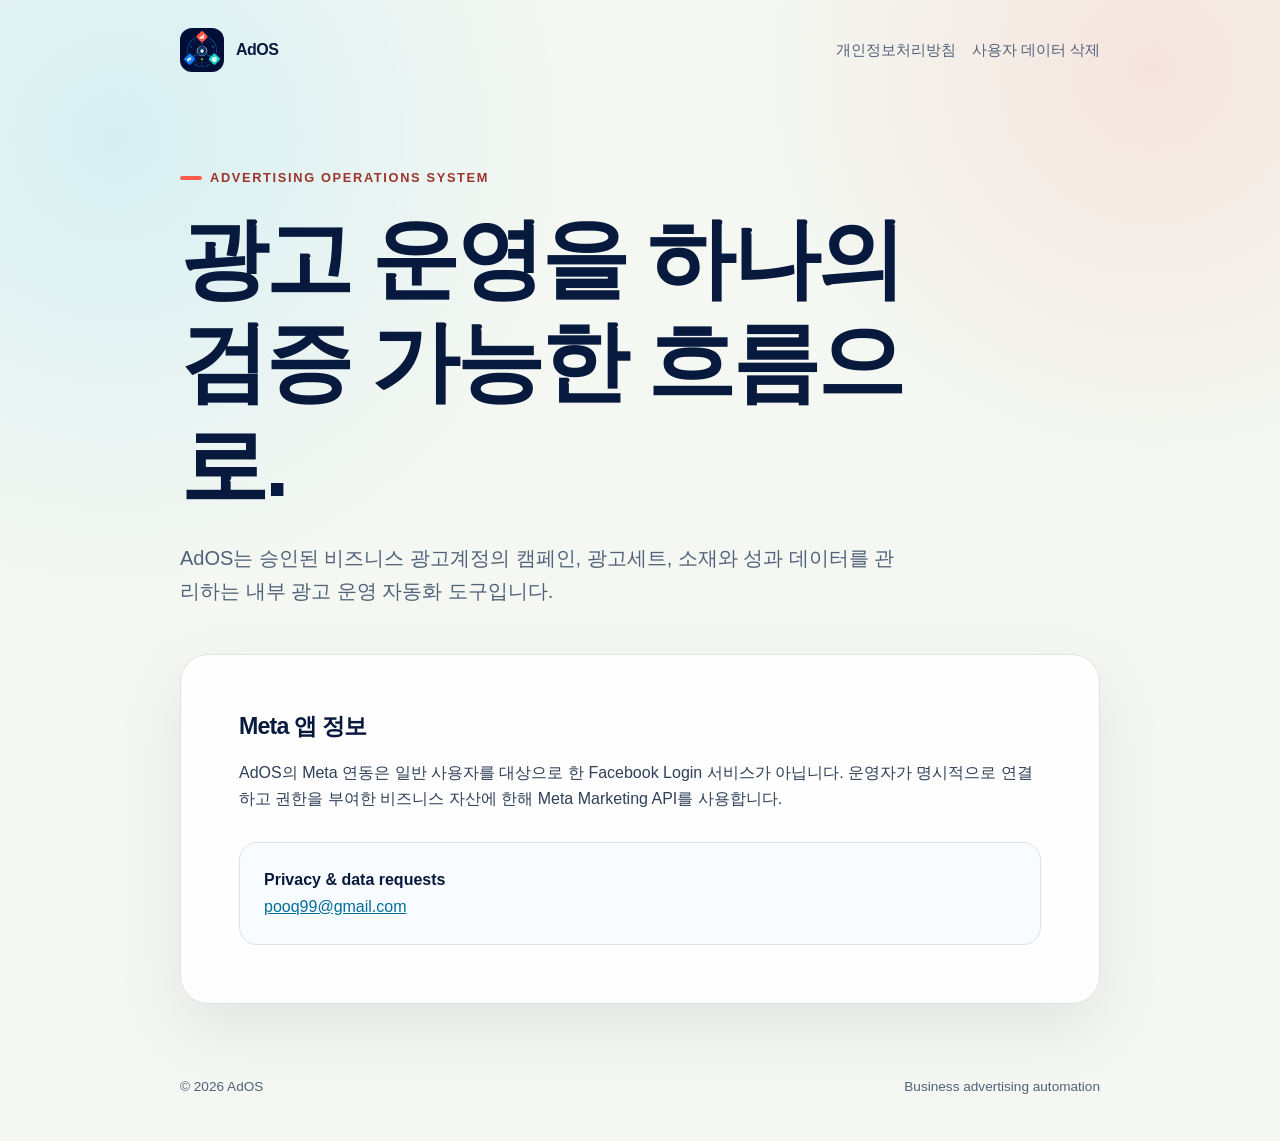
<file: meta-app/index.html>
<!doctype html>
<html lang="ko">
  <head>
    <meta charset="utf-8">
    <meta name="viewport" content="width=device-width, initial-scale=1">
    <meta name="description" content="AdOS Meta app compliance and privacy information.">
    <title>AdOS | Meta App Information</title>
    <link rel="icon" href="./assets/ados-app-icon-1024.png">
    <link rel="stylesheet" href="./styles.css">
  </head>
  <body>
    <header class="shell site-header">
      <a class="brand" href="./">
        <img src="./assets/ados-app-icon-1024.png" alt="">
        <span>AdOS</span>
      </a>
      <nav aria-label="정책">
        <a href="./privacy.html">개인정보처리방침</a>
        <a href="./data-deletion.html">사용자 데이터 삭제</a>
      </nav>
    </header>

    <main class="shell">
      <section class="hero">
        <p class="eyebrow">Advertising Operations System</p>
        <h1>광고 운영을 하나의 검증 가능한 흐름으로.</h1>
        <p class="lede">
          AdOS는 승인된 비즈니스 광고계정의 캠페인, 광고세트, 소재와 성과
          데이터를 관리하는 내부 광고 운영 자동화 도구입니다.
        </p>
      </section>

      <section class="document">
        <h2>Meta 앱 정보</h2>
        <p>
          AdOS의 Meta 연동은 일반 사용자를 대상으로 한 Facebook Login 서비스가
          아닙니다. 운영자가 명시적으로 연결하고 권한을 부여한 비즈니스 자산에
          한해 Meta Marketing API를 사용합니다.
        </p>
        <div class="contact-card">
          <strong>Privacy &amp; data requests</strong><br>
          <a href="mailto:pooq99@gmail.com">pooq99@gmail.com</a>
        </div>
      </section>
    </main>

    <footer class="shell">
      <span>© 2026 AdOS</span>
      <span>Business advertising automation</span>
    </footer>
  </body>
</html>
</file>
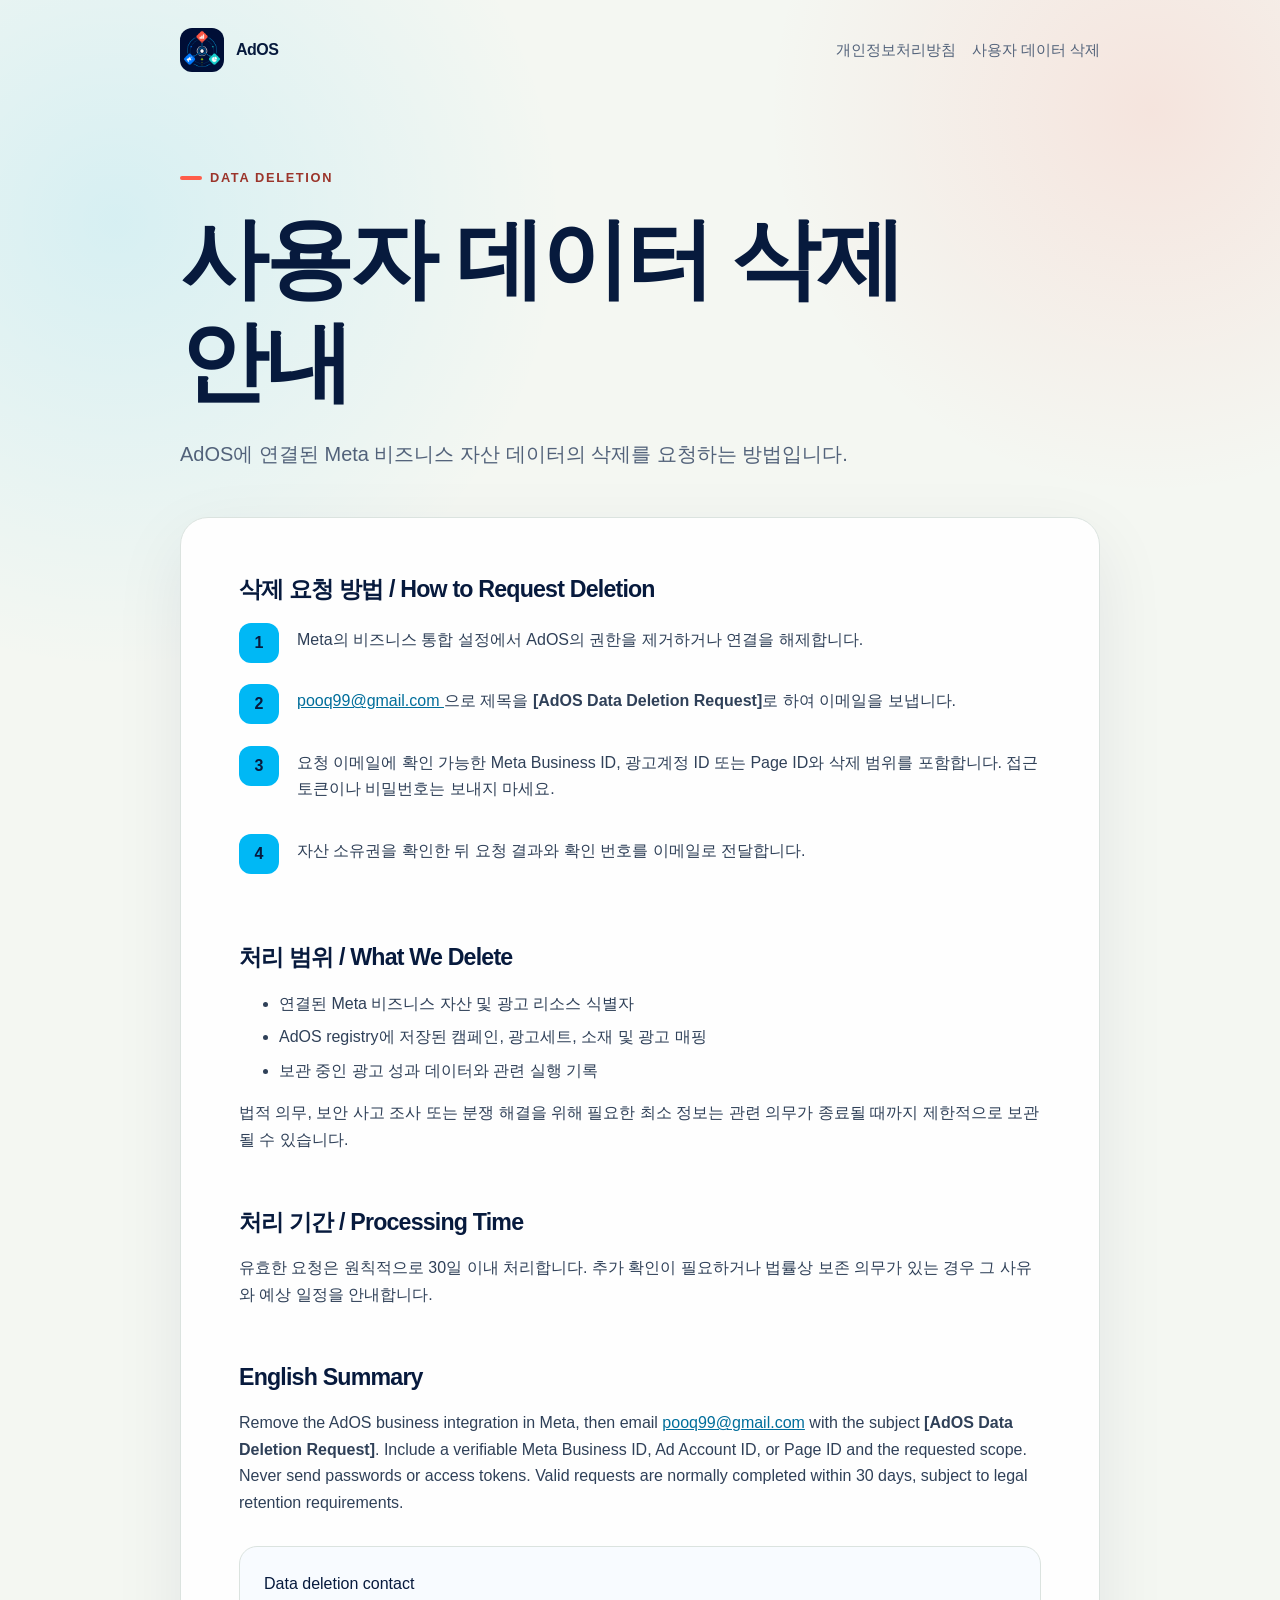
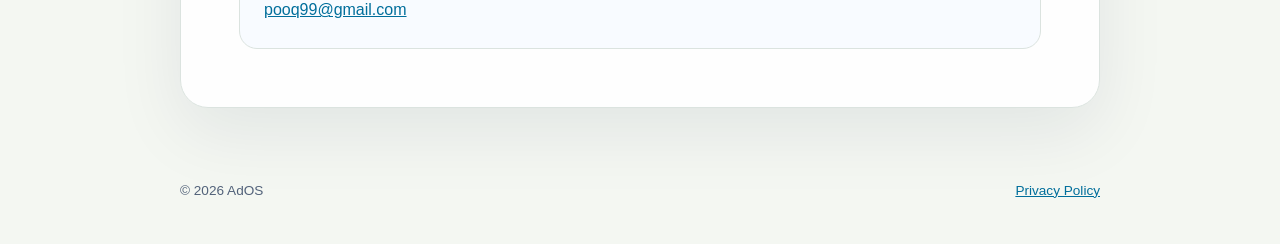
<file: meta-app/data-deletion.html>
<!doctype html>
<html lang="ko">
  <head>
    <meta charset="utf-8">
    <meta name="viewport" content="width=device-width, initial-scale=1">
    <meta name="description" content="AdOS 사용자 데이터 삭제 요청 안내.">
    <title>사용자 데이터 삭제 | AdOS</title>
    <link rel="icon" href="./assets/ados-app-icon-1024.png">
    <link rel="stylesheet" href="./styles.css">
  </head>
  <body>
    <header class="shell site-header">
      <a class="brand" href="./">
        <img src="./assets/ados-app-icon-1024.png" alt="">
        <span>AdOS</span>
      </a>
      <nav aria-label="정책">
        <a href="./privacy.html">개인정보처리방침</a>
        <a href="./data-deletion.html" aria-current="page">사용자 데이터 삭제</a>
      </nav>
    </header>

    <main class="shell">
      <section class="hero">
        <p class="eyebrow">Data Deletion</p>
        <h1>사용자 데이터 삭제 안내</h1>
        <p class="lede">
          AdOS에 연결된 Meta 비즈니스 자산 데이터의 삭제를 요청하는 방법입니다.
        </p>
      </section>

      <article class="document">
        <h2>삭제 요청 방법 / How to Request Deletion</h2>
        <ol class="steps">
          <li>
            Meta의 비즈니스 통합 설정에서 AdOS의 권한을 제거하거나 연결을
            해제합니다.
          </li>
          <li>
            <a href="mailto:pooq99@gmail.com?subject=%5BAdOS%20Data%20Deletion%20Request%5D">
              pooq99@gmail.com
            </a>으로 제목을 <strong>[AdOS Data Deletion Request]</strong>로 하여
            이메일을 보냅니다.
          </li>
          <li>
            요청 이메일에 확인 가능한 Meta Business ID, 광고계정 ID 또는 Page
            ID와 삭제 범위를 포함합니다. 접근 토큰이나 비밀번호는 보내지 마세요.
          </li>
          <li>
            자산 소유권을 확인한 뒤 요청 결과와 확인 번호를 이메일로 전달합니다.
          </li>
        </ol>

        <h2>처리 범위 / What We Delete</h2>
        <ul>
          <li>연결된 Meta 비즈니스 자산 및 광고 리소스 식별자</li>
          <li>AdOS registry에 저장된 캠페인, 광고세트, 소재 및 광고 매핑</li>
          <li>보관 중인 광고 성과 데이터와 관련 실행 기록</li>
        </ul>
        <p>
          법적 의무, 보안 사고 조사 또는 분쟁 해결을 위해 필요한 최소 정보는
          관련 의무가 종료될 때까지 제한적으로 보관될 수 있습니다.
        </p>

        <h2>처리 기간 / Processing Time</h2>
        <p>
          유효한 요청은 원칙적으로 30일 이내 처리합니다. 추가 확인이 필요하거나
          법률상 보존 의무가 있는 경우 그 사유와 예상 일정을 안내합니다.
        </p>

        <h2>English Summary</h2>
        <p>
          Remove the AdOS business integration in Meta, then email
          <a href="mailto:pooq99@gmail.com">pooq99@gmail.com</a> with the subject
          <strong>[AdOS Data Deletion Request]</strong>. Include a verifiable Meta
          Business ID, Ad Account ID, or Page ID and the requested scope. Never send
          passwords or access tokens. Valid requests are normally completed within
          30 days, subject to legal retention requirements.
        </p>

        <div class="contact-card">
          Data deletion contact<br>
          <a href="mailto:pooq99@gmail.com">pooq99@gmail.com</a>
        </div>
      </article>
    </main>

    <footer class="shell">
      <span>© 2026 AdOS</span>
      <a href="./privacy.html">Privacy Policy</a>
    </footer>
  </body>
</html>
</file>
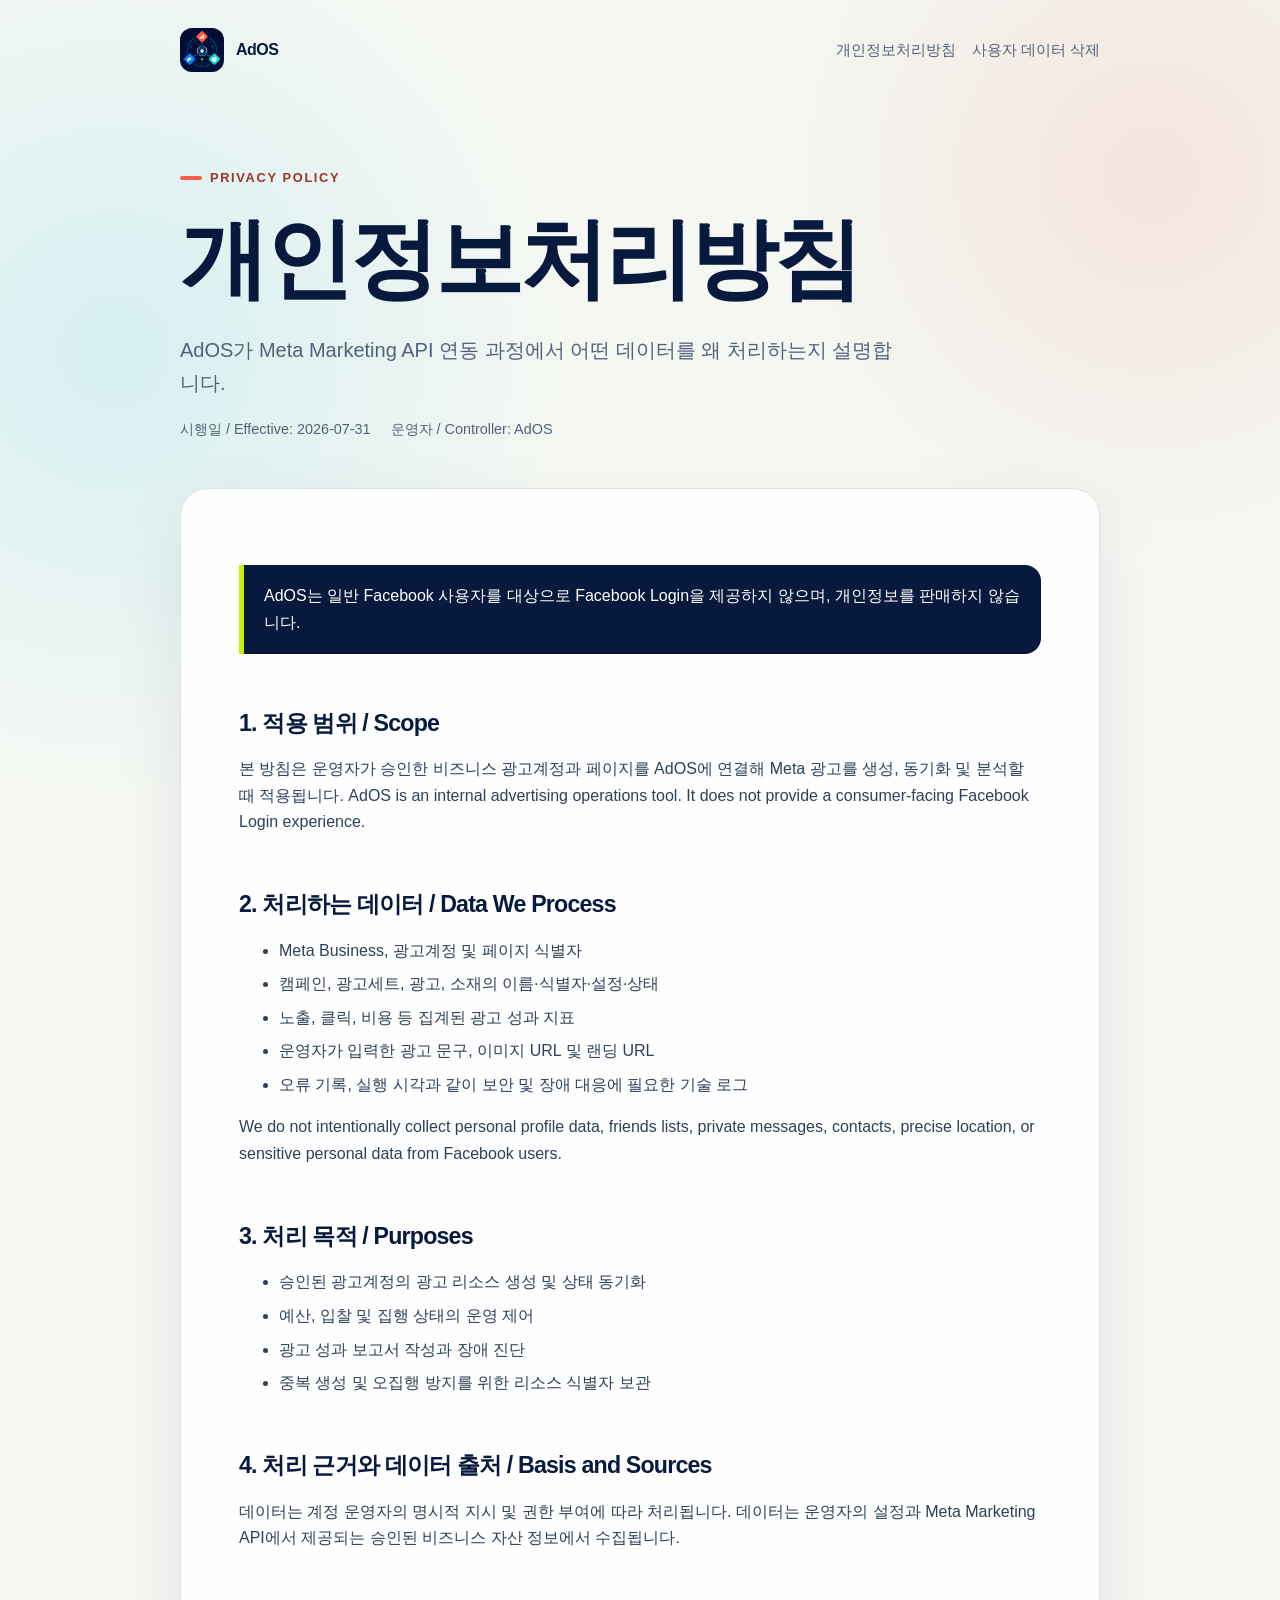
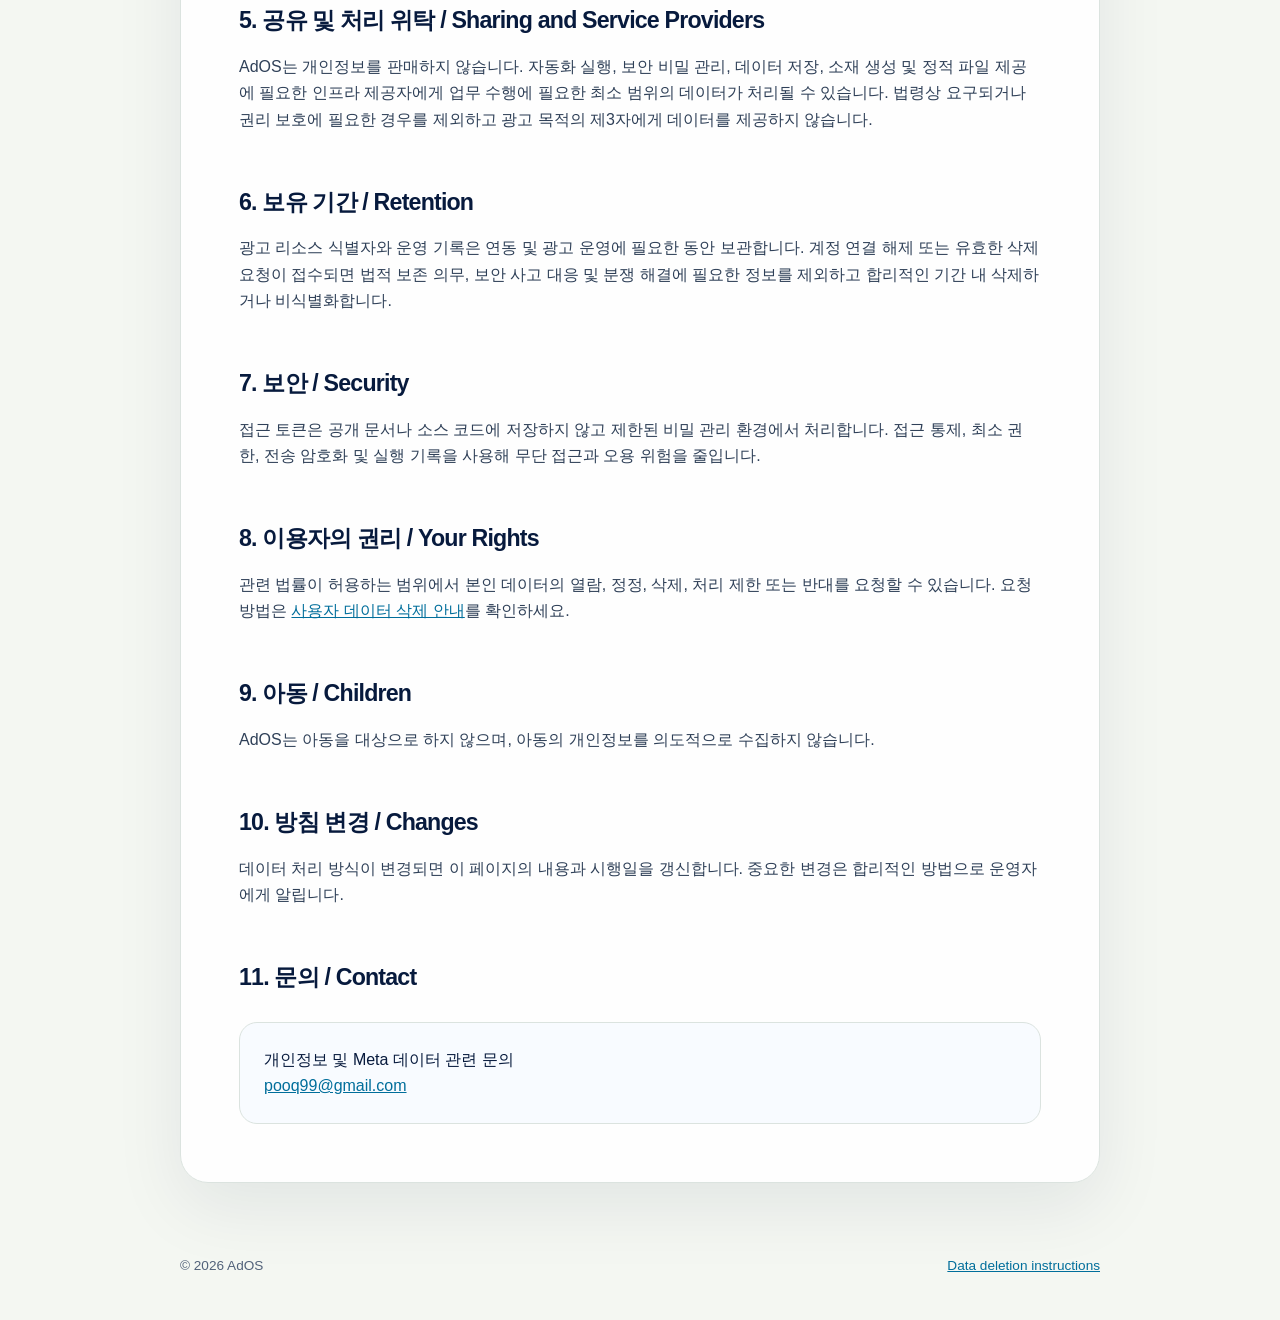
<file: meta-app/privacy.html>
<!doctype html>
<html lang="ko">
  <head>
    <meta charset="utf-8">
    <meta name="viewport" content="width=device-width, initial-scale=1">
    <meta name="description" content="AdOS 개인정보처리방침 및 Privacy Policy.">
    <title>개인정보처리방침 | AdOS</title>
    <link rel="icon" href="./assets/ados-app-icon-1024.png">
    <link rel="stylesheet" href="./styles.css">
  </head>
  <body>
    <header class="shell site-header">
      <a class="brand" href="./">
        <img src="./assets/ados-app-icon-1024.png" alt="">
        <span>AdOS</span>
      </a>
      <nav aria-label="정책">
        <a href="./privacy.html" aria-current="page">개인정보처리방침</a>
        <a href="./data-deletion.html">사용자 데이터 삭제</a>
      </nav>
    </header>

    <main class="shell">
      <section class="hero">
        <p class="eyebrow">Privacy Policy</p>
        <h1>개인정보처리방침</h1>
        <p class="lede">
          AdOS가 Meta Marketing API 연동 과정에서 어떤 데이터를 왜 처리하는지
          설명합니다.
        </p>
        <div class="meta">
          <span>시행일 / Effective: 2026-07-31</span>
          <span>운영자 / Controller: AdOS</span>
        </div>
      </section>

      <article class="document">
        <div class="notice">
          AdOS는 일반 Facebook 사용자를 대상으로 Facebook Login을 제공하지
          않으며, 개인정보를 판매하지 않습니다.
        </div>

        <h2>1. 적용 범위 / Scope</h2>
        <p>
          본 방침은 운영자가 승인한 비즈니스 광고계정과 페이지를 AdOS에 연결해
          Meta 광고를 생성, 동기화 및 분석할 때 적용됩니다. AdOS is an internal
          advertising operations tool. It does not provide a consumer-facing Facebook
          Login experience.
        </p>

        <h2>2. 처리하는 데이터 / Data We Process</h2>
        <ul>
          <li>Meta Business, 광고계정 및 페이지 식별자</li>
          <li>캠페인, 광고세트, 광고, 소재의 이름·식별자·설정·상태</li>
          <li>노출, 클릭, 비용 등 집계된 광고 성과 지표</li>
          <li>운영자가 입력한 광고 문구, 이미지 URL 및 랜딩 URL</li>
          <li>오류 기록, 실행 시각과 같이 보안 및 장애 대응에 필요한 기술 로그</li>
        </ul>
        <p>
          We do not intentionally collect personal profile data, friends lists,
          private messages, contacts, precise location, or sensitive personal data
          from Facebook users.
        </p>

        <h2>3. 처리 목적 / Purposes</h2>
        <ul>
          <li>승인된 광고계정의 광고 리소스 생성 및 상태 동기화</li>
          <li>예산, 입찰 및 집행 상태의 운영 제어</li>
          <li>광고 성과 보고서 작성과 장애 진단</li>
          <li>중복 생성 및 오집행 방지를 위한 리소스 식별자 보관</li>
        </ul>

        <h2>4. 처리 근거와 데이터 출처 / Basis and Sources</h2>
        <p>
          데이터는 계정 운영자의 명시적 지시 및 권한 부여에 따라 처리됩니다.
          데이터는 운영자의 설정과 Meta Marketing API에서 제공되는 승인된
          비즈니스 자산 정보에서 수집됩니다.
        </p>

        <h2>5. 공유 및 처리 위탁 / Sharing and Service Providers</h2>
        <p>
          AdOS는 개인정보를 판매하지 않습니다. 자동화 실행, 보안 비밀 관리,
          데이터 저장, 소재 생성 및 정적 파일 제공에 필요한 인프라 제공자에게
          업무 수행에 필요한 최소 범위의 데이터가 처리될 수 있습니다. 법령상
          요구되거나 권리 보호에 필요한 경우를 제외하고 광고 목적의 제3자에게
          데이터를 제공하지 않습니다.
        </p>

        <h2>6. 보유 기간 / Retention</h2>
        <p>
          광고 리소스 식별자와 운영 기록은 연동 및 광고 운영에 필요한 동안
          보관합니다. 계정 연결 해제 또는 유효한 삭제 요청이 접수되면 법적 보존
          의무, 보안 사고 대응 및 분쟁 해결에 필요한 정보를 제외하고 합리적인
          기간 내 삭제하거나 비식별화합니다.
        </p>

        <h2>7. 보안 / Security</h2>
        <p>
          접근 토큰은 공개 문서나 소스 코드에 저장하지 않고 제한된 비밀 관리
          환경에서 처리합니다. 접근 통제, 최소 권한, 전송 암호화 및 실행 기록을
          사용해 무단 접근과 오용 위험을 줄입니다.
        </p>

        <h2>8. 이용자의 권리 / Your Rights</h2>
        <p>
          관련 법률이 허용하는 범위에서 본인 데이터의 열람, 정정, 삭제, 처리
          제한 또는 반대를 요청할 수 있습니다. 요청 방법은
          <a href="./data-deletion.html">사용자 데이터 삭제 안내</a>를 확인하세요.
        </p>

        <h2>9. 아동 / Children</h2>
        <p>
          AdOS는 아동을 대상으로 하지 않으며, 아동의 개인정보를 의도적으로
          수집하지 않습니다.
        </p>

        <h2>10. 방침 변경 / Changes</h2>
        <p>
          데이터 처리 방식이 변경되면 이 페이지의 내용과 시행일을 갱신합니다.
          중요한 변경은 합리적인 방법으로 운영자에게 알립니다.
        </p>

        <h2>11. 문의 / Contact</h2>
        <div class="contact-card">
          개인정보 및 Meta 데이터 관련 문의<br>
          <a href="mailto:pooq99@gmail.com">pooq99@gmail.com</a>
        </div>
      </article>
    </main>

    <footer class="shell">
      <span>© 2026 AdOS</span>
      <a href="./data-deletion.html">Data deletion instructions</a>
    </footer>
  </body>
</html>
</file>
<file: meta-app/styles.css>
:root {
  --ink: #071a3d;
  --muted: #52627a;
  --paper: #f4f7f2;
  --card: #ffffff;
  --coral: #ff5d4a;
  --cyan: #00b8f5;
  --lime: #c7f000;
  --line: #dbe3df;
  --max: 920px;
}

* {
  box-sizing: border-box;
}

html {
  color: var(--ink);
  background:
    radial-gradient(circle at 9% 12%, rgba(0, 184, 245, 0.12), transparent 28rem),
    radial-gradient(circle at 90% 6%, rgba(255, 93, 74, 0.12), transparent 24rem),
    var(--paper);
  font-family: "Avenir Next", "Pretendard", "Noto Sans KR", sans-serif;
  line-height: 1.65;
}

body {
  margin: 0;
}

a {
  color: #006e9b;
}

.shell {
  width: min(calc(100% - 32px), var(--max));
  margin: 0 auto;
}

.site-header {
  display: flex;
  align-items: center;
  justify-content: space-between;
  gap: 24px;
  padding: 28px 0 14px;
}

.brand {
  display: flex;
  align-items: center;
  gap: 12px;
  color: var(--ink);
  font-weight: 800;
  letter-spacing: -0.03em;
  text-decoration: none;
}

.brand img {
  width: 44px;
  height: 44px;
  border-radius: 12px;
}

nav {
  display: flex;
  flex-wrap: wrap;
  justify-content: flex-end;
  gap: 16px;
  font-size: 0.92rem;
}

nav a {
  color: var(--muted);
  text-decoration: none;
}

.hero {
  padding: 76px 0 46px;
}

.eyebrow {
  display: inline-flex;
  align-items: center;
  gap: 8px;
  margin: 0 0 18px;
  color: #9b342a;
  font-size: 0.8rem;
  font-weight: 800;
  letter-spacing: 0.13em;
  text-transform: uppercase;
}

.eyebrow::before {
  width: 22px;
  height: 4px;
  background: var(--coral);
  border-radius: 99px;
  content: "";
}

h1,
h2,
h3 {
  line-height: 1.18;
  letter-spacing: -0.035em;
}

h1 {
  max-width: 760px;
  margin: 0;
  font-size: clamp(2.5rem, 7vw, 5.5rem);
}

.lede {
  max-width: 720px;
  margin: 24px 0 0;
  color: var(--muted);
  font-size: clamp(1rem, 2.2vw, 1.25rem);
}

.notice {
  margin: 18px 0 34px;
  padding: 18px 20px;
  border-left: 5px solid var(--lime);
  background: var(--ink);
  color: #fff;
  border-radius: 0 16px 16px 0;
}

.document {
  margin-bottom: 72px;
  padding: clamp(24px, 5vw, 58px);
  border: 1px solid var(--line);
  background: rgba(255, 255, 255, 0.94);
  border-radius: 28px;
  box-shadow: 0 24px 70px rgba(7, 26, 61, 0.08);
}

.document h2 {
  margin-top: 2.4em;
  font-size: 1.45rem;
}

.document h2:first-child {
  margin-top: 0;
}

.document h3 {
  margin-top: 1.7em;
  font-size: 1.05rem;
}

.document p,
.document li {
  color: #2f4058;
}

.document li + li {
  margin-top: 0.45rem;
}

.meta {
  display: flex;
  flex-wrap: wrap;
  gap: 8px 20px;
  margin: 18px 0 0;
  color: var(--muted);
  font-size: 0.9rem;
}

.steps {
  padding: 0;
  list-style: none;
  counter-reset: steps;
}

.steps li {
  position: relative;
  min-height: 54px;
  padding: 4px 0 24px 58px;
  counter-increment: steps;
}

.steps li::before {
  position: absolute;
  top: 0;
  left: 0;
  display: grid;
  width: 40px;
  height: 40px;
  place-items: center;
  border-radius: 12px;
  background: var(--cyan);
  color: var(--ink);
  content: counter(steps);
  font-weight: 900;
}

.contact-card {
  margin-top: 30px;
  padding: 24px;
  border: 1px solid var(--line);
  background: #f8fbff;
  border-radius: 18px;
}

footer {
  display: flex;
  justify-content: space-between;
  gap: 20px;
  padding: 0 0 42px;
  color: var(--muted);
  font-size: 0.85rem;
}

@media (max-width: 640px) {
  .site-header,
  footer {
    align-items: flex-start;
    flex-direction: column;
  }

  nav {
    justify-content: flex-start;
  }

  .hero {
    padding-top: 48px;
  }
}
</file>
